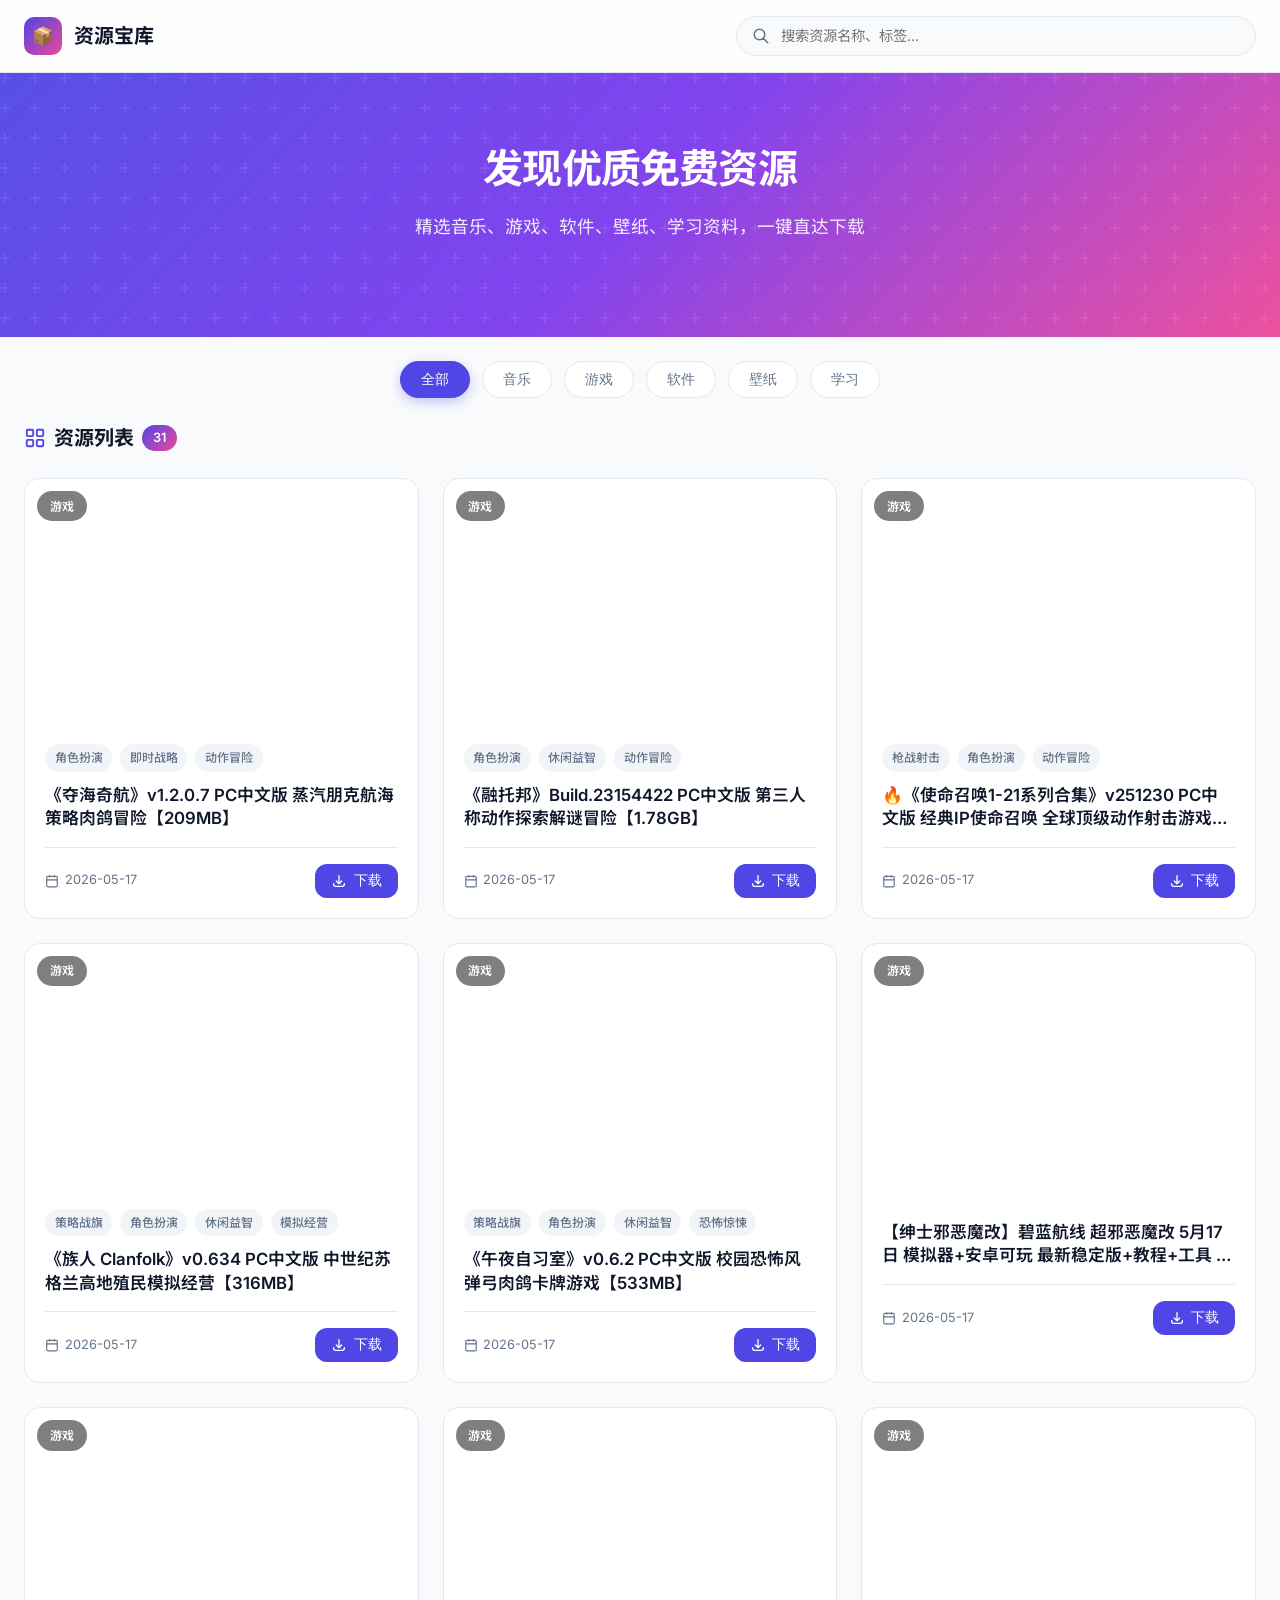
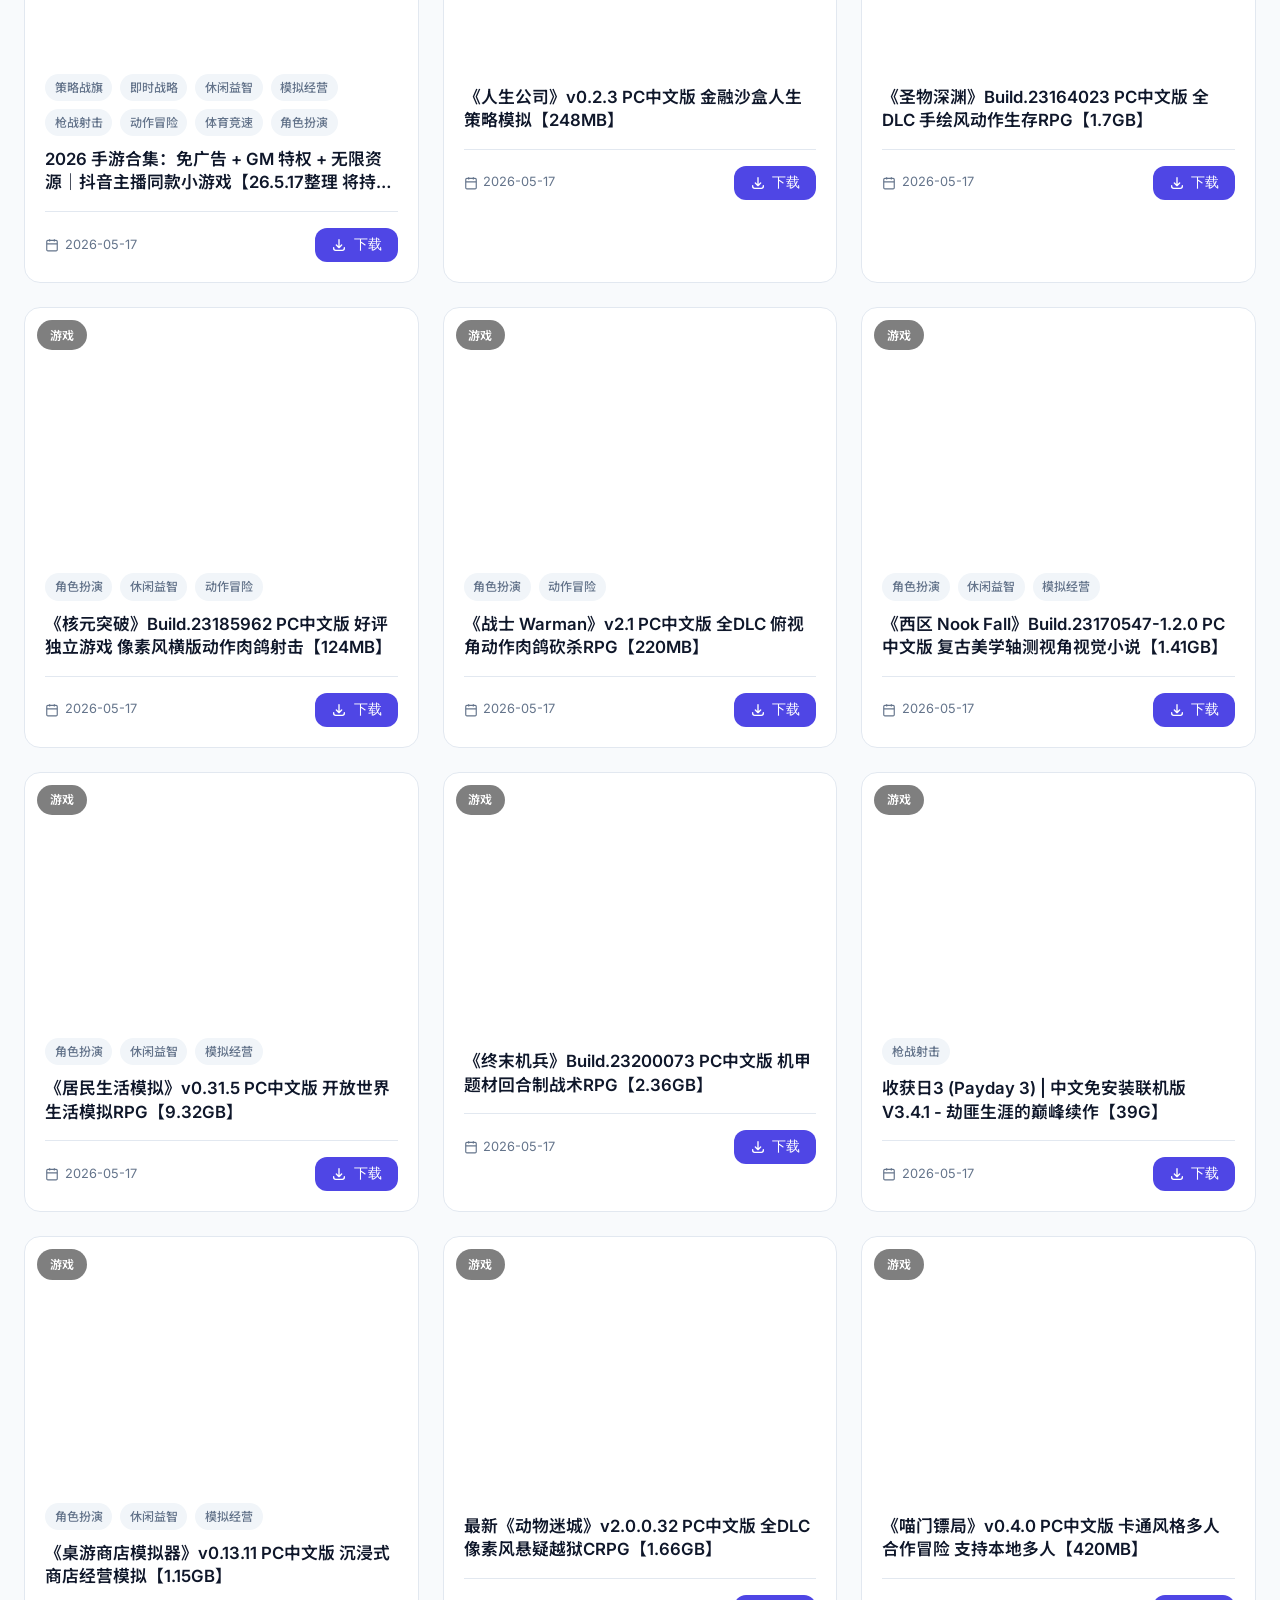
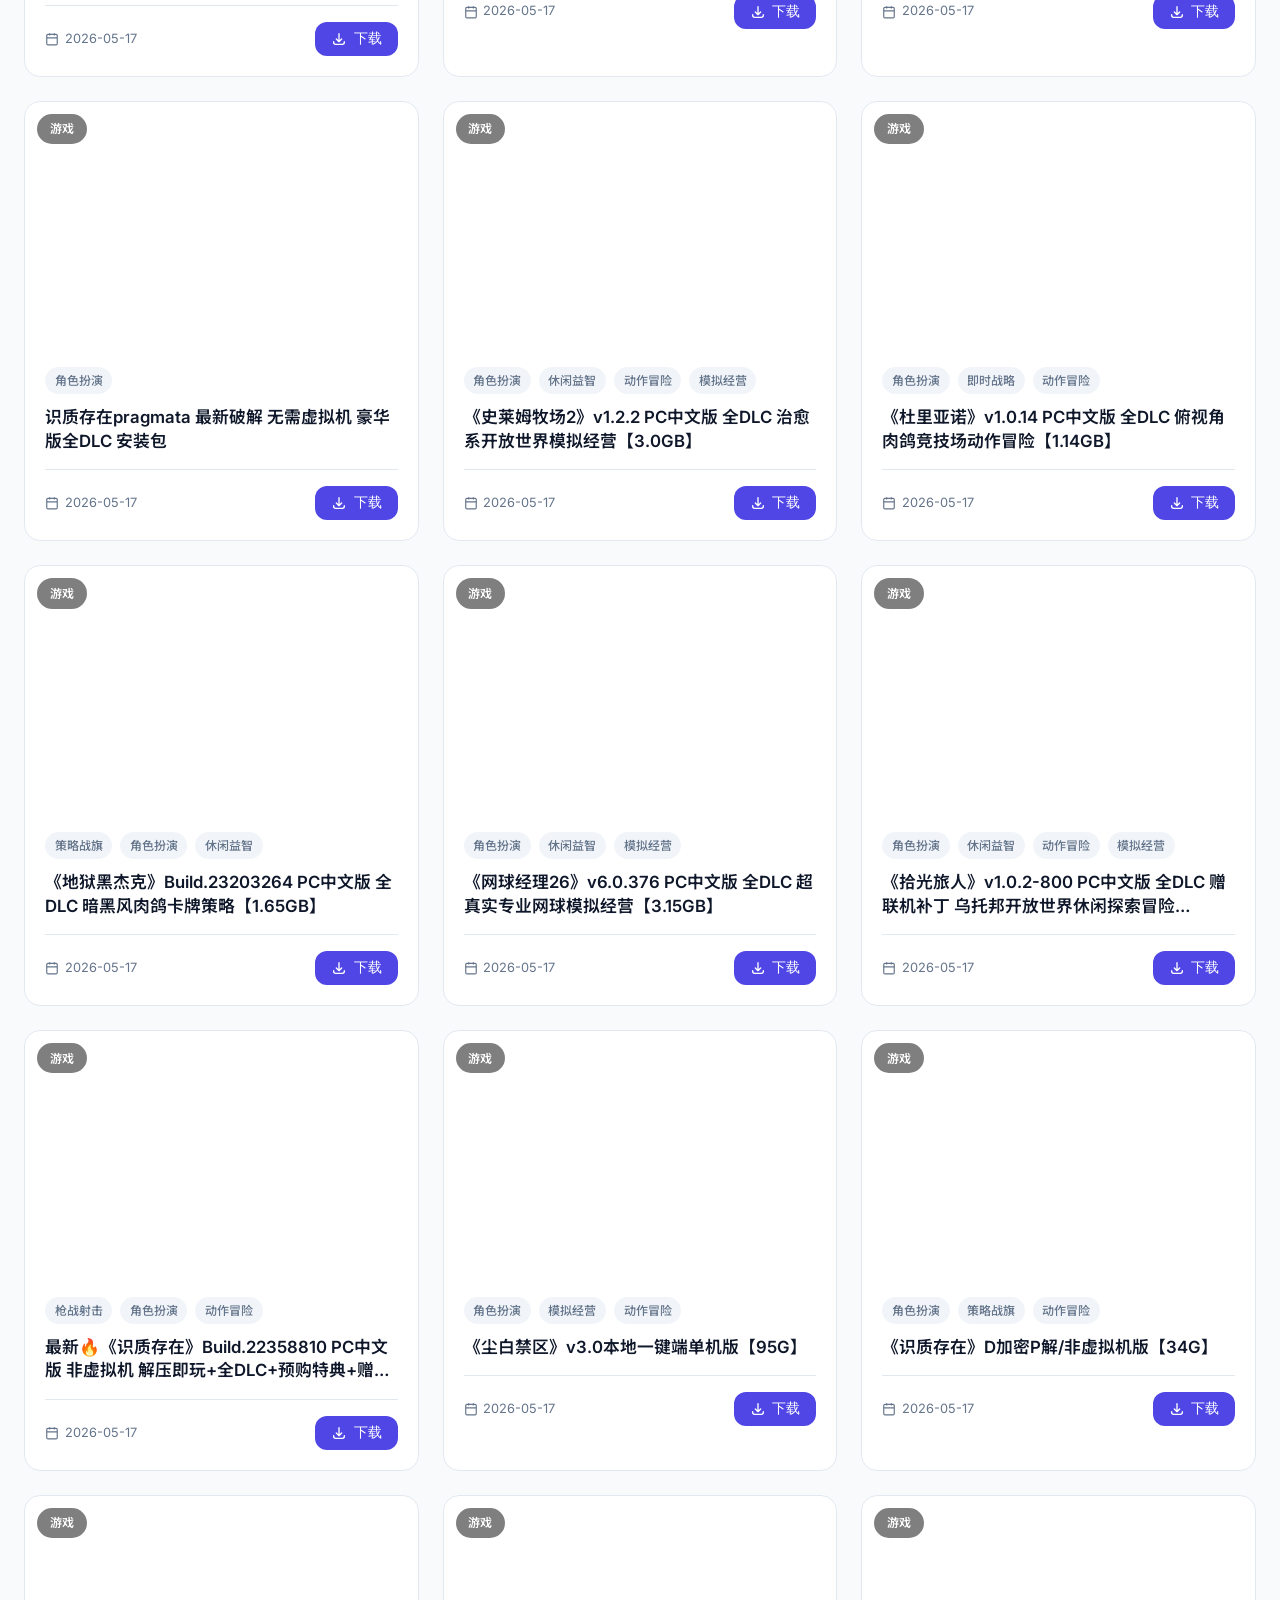
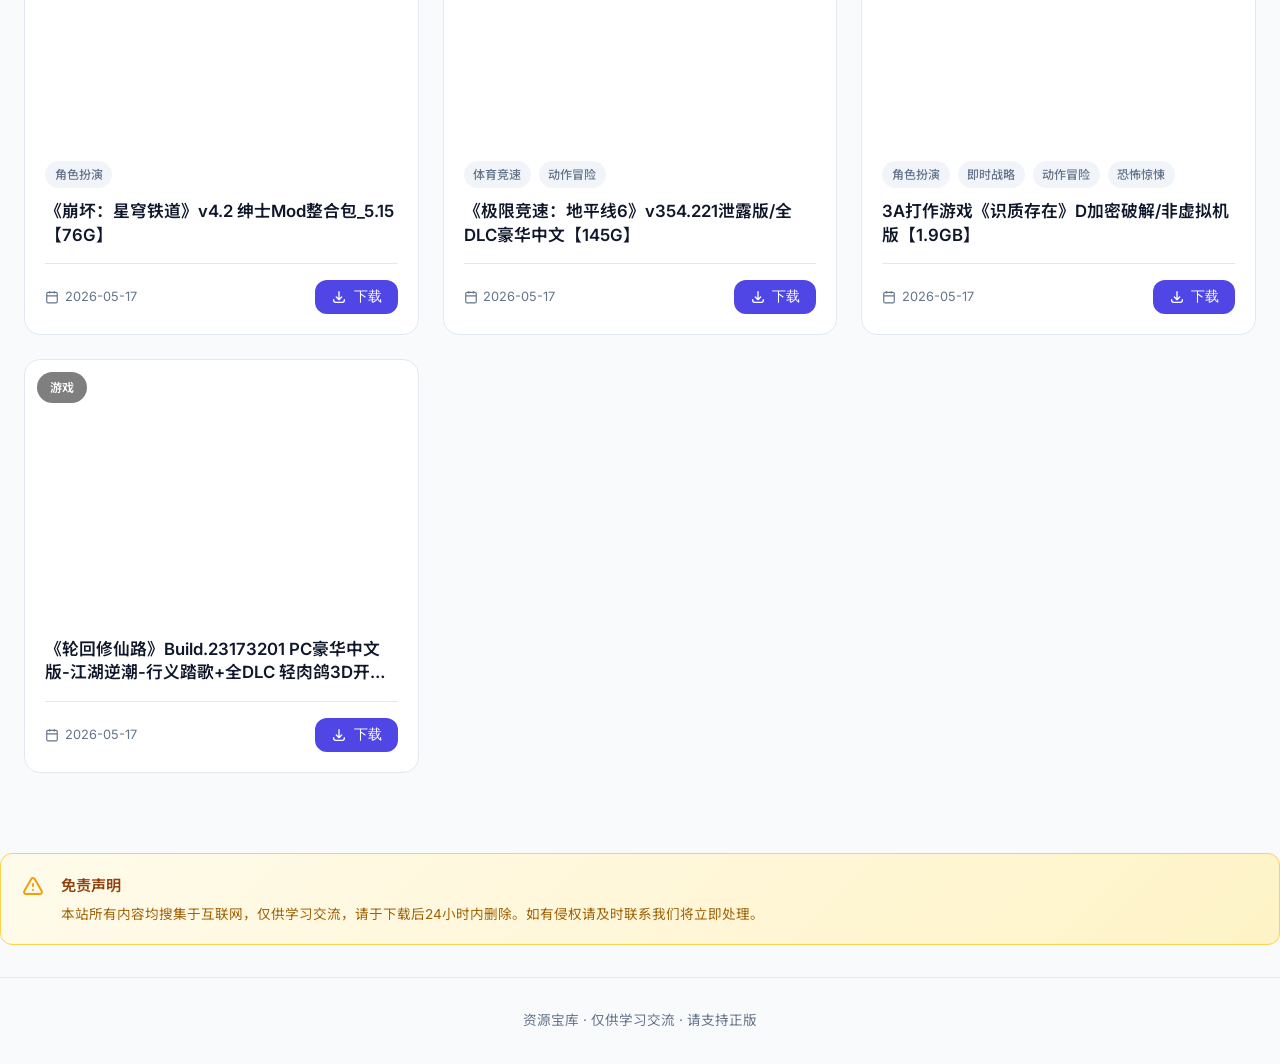
<file: index.html>
<!DOCTYPE html>
<html lang="zh-CN">
<head>
  <meta charset="UTF-8">
  <meta name="viewport" content="width=device-width, initial-scale=1.0">
  <title>资源宝库 - 免费优质资源分享</title>
  <link rel="stylesheet" href="css/style.css">
</head>
<body>
  <!-- 导航（已移除管理按钮） -->
  <nav class="navbar">
    <div class="navbar-inner">
      <a href="index.html" class="brand">
        <div class="brand-icon">📦</div>
        <span>资源宝库</span>
      </a>
      <!-- 搜索框自动占满右侧空间 -->
      <div class="search-wrap" style="max-width: 520px; margin-left: auto;">
        <svg xmlns="http://www.w3.org/2000/svg" fill="none" viewBox="0 0 24 24" stroke="currentColor" stroke-width="2">
          <path stroke-linecap="round" stroke-linejoin="round" d="M21 21l-6-6m2-5a7 7 0 11-14 0 7 7 0 0114 0z" />
        </svg>
        <input type="text" id="searchInput" placeholder="搜索资源名称、标签..." autocomplete="off">
      </div>
    </div>
  </nav>

  <!-- Hero -->
  <section class="hero">
    <div class="hero-content">
      <h1>发现优质免费资源</h1>
      <p>精选音乐、游戏、软件、壁纸、学习资料，一键直达下载</p>
    </div>
  </section>

  <!-- 分类 -->
  <section class="categories">
    <div class="category-list" id="categoryList"></div>
  </section>

  <!-- 主内容 -->
  <main class="main">
    <div class="section-header">
      <h2 class="section-title">
        <svg width="22" height="22" viewBox="0 0 24 24" fill="none" stroke="var(--primary)" stroke-width="2">
          <rect x="3" y="3" width="7" height="7" rx="1"/>
          <rect x="14" y="3" width="7" height="7" rx="1"/>
          <rect x="3" y="14" width="7" height="7" rx="1"/>
          <rect x="14" y="14" width="7" height="7" rx="1"/>
        </svg>
        资源列表
        <span class="badge" id="countBadge">0</span>
      </h2>
    </div>
    
    <div class="resource-grid" id="resourceGrid"></div>
    
    <div class="empty-state" id="emptyState" style="display: none;">
      <svg xmlns="http://www.w3.org/2000/svg" fill="none" viewBox="0 0 24 24" stroke="currentColor">
        <path stroke-linecap="round" stroke-linejoin="round" stroke-width="1" d="M9.172 16.172a4 4 0 015.656 0M9 10h.01M15 10h.01M21 12a9 9 0 11-18 0 9 9 0 0118 0z" />
      </svg>
      <h3>未找到相关资源</h3>
      <p>尝试更换关键词或切换分类</p>
    </div>
  </main>

  <!-- 免责声明 -->
  <div class="disclaimer">
    <svg class="disclaimer-icon" xmlns="http://www.w3.org/2000/svg" fill="none" viewBox="0 0 24 24" stroke="currentColor" stroke-width="2">
      <path stroke-linecap="round" stroke-linejoin="round" d="M12 9v2m0 4h.01m-6.938 4h13.856c1.54 0 2.502-1.667 1.732-3L13.732 4c-.77-1.333-2.694-1.333-3.464 0L3.34 16c-.77 1.333.192 3 1.732 3z" />
    </svg>
    <div class="disclaimer-content">
      <h4>免责声明</h4>
      <p>本站所有内容均搜集于互联网，仅供学习交流，请于下载后24小时内删除。如有侵权请及时联系我们将立即处理。</p>
    </div>
  </div>

  <!-- Footer -->
  <footer class="footer">
    <p>资源宝库 · 仅供学习交流 · 请支持正版</p>
  </footer>

  <!-- 下载确认模态框 -->
  <div class="modal-overlay" id="disclaimerModal">
    <div class="modal">
      <div class="modal-header">
        <span class="modal-title">⚠️ 下载确认</span>
        <button class="modal-close" onclick="closeModal()">✕</button>
      </div>
      <div class="modal-body">
        <div class="disclaimer" style="margin:0;">
          <svg class="disclaimer-icon" xmlns="http://www.w3.org/2000/svg" fill="none" viewBox="0 0 24 24" stroke="currentColor" stroke-width="2">
            <path stroke-linecap="round" stroke-linejoin="round" d="M12 9v2m0 4h.01m-6.938 4h13.856c1.54 0 2.502-1.667 1.732-3L13.732 4c-.77-1.333-2.694-1.333-3.464 0L3.34 16c-.77 1.333.192 3 1.732 3z" />
          </svg>
          <div class="disclaimer-content">
            <h4>免责声明</h4>
            <p>本站所有内容均搜集于互联网，仅供学习交流，请于下载后24小时内删除。如有侵权请及时联系我们将立即处理。</p>
          </div>
        </div>
        <label style="display:flex;align-items:center;gap:0.5rem;margin-top:1rem;font-size:0.9rem;color:var(--text-secondary);cursor:pointer;">
          <input type="checkbox" id="agreeCheck">
          我已阅读并同意上述声明
        </label>
        <label style="display:flex;align-items:center;gap:0.5rem;margin-top:0.5rem;font-size:0.85rem;color:var(--text-secondary);cursor:pointer;">
          <input type="checkbox" id="rememberCheck">
          不再提示（24小时内）
        </label>
      </div>
      <div class="modal-footer">
        <button class="btn btn-secondary" onclick="closeModal()">取消</button>
        <button class="btn btn-primary" id="confirmDownloadBtn">确认下载</button>
      </div>
    </div>
  </div>

  <script src="js/data.js"></script>
  <script>
    const categories = ['全部', '音乐', '游戏', '软件', '壁纸', '学习'];
    let currentCategory = '全部';
    let searchQuery = '';
    let pendingLink = null;
    
    const categoryList = document.getElementById('categoryList');
    const resourceGrid = document.getElementById('resourceGrid');
    const emptyState = document.getElementById('emptyState');
    const countBadge = document.getElementById('countBadge');
    const searchInput = document.getElementById('searchInput');
    const modal = document.getElementById('disclaimerModal');
    const agreeCheck = document.getElementById('agreeCheck');
    const rememberCheck = document.getElementById('rememberCheck');
    const confirmBtn = document.getElementById('confirmDownloadBtn');
    
    // 渲染分类
    function renderCategories() {
      categoryList.innerHTML = categories.map(cat => `
        <button class="category-chip ${cat === currentCategory ? 'active' : ''}" 
                onclick="setCategory('${cat}')">${cat}</button>
      `).join('');
    }
    
    function setCategory(cat) {
      currentCategory = cat;
      renderCategories();
      filterAndRender();
    }
    
    // 过滤与渲染
    function filterAndRender() {
      let filtered = RESOURCES_DATA.filter(item => {
        const matchCat = currentCategory === '全部' || item.category === currentCategory;
        const q = searchQuery.toLowerCase().trim();
        const matchSearch = !q || 
          item.title.toLowerCase().includes(q) ||
          item.tags.some(t => t.toLowerCase().includes(q));
        return matchCat && matchSearch;
      });
      
      filtered.sort((a, b) => new Date(b.date) - new Date(a.date));
      countBadge.textContent = filtered.length;
      
      if (filtered.length === 0) {
        resourceGrid.style.display = 'none';
        emptyState.style.display = 'block';
        return;
      }
      
      resourceGrid.style.display = 'grid';
      emptyState.style.display = 'none';
      
      resourceGrid.innerHTML = filtered.map((item, i) => `
        <div class="card" style="animation-delay: ${i * 0.06}s">
          <div class="card-image-wrap">
            <img src="${item.thumbnail}" alt="${escapeHtml(item.title)}" class="card-image" loading="lazy" 
                 onerror="this.src='https://via.placeholder.com/600x400?text=No+Image'">
            <span class="card-category-badge">${item.category}</span>
          </div>
          <div class="card-body">
            <div class="card-tags">
              ${item.tags.map(t => `<span class="tag">${escapeHtml(t)}</span>`).join('')}
            </div>
            <h3 class="card-title">${escapeHtml(item.title)}</h3>
            <div class="card-meta">
              <span class="card-date">
                <svg width="14" height="14" viewBox="0 0 24 24" fill="none" stroke="currentColor" stroke-width="2" style="display:inline;vertical-align:text-bottom;">
                  <rect x="3" y="4" width="18" height="18" rx="2" ry="2"/>
                  <line x1="16" y1="2" x2="16" y2="6"/>
                  <line x1="8" y1="2" x2="8" y2="6"/>
                  <line x1="3" y1="10" x2="21" y2="10"/>
                </svg>
                ${item.date}
              </span>
              <button class="btn-download" onclick="handleDownload('${item.link}', event)">
                <svg width="16" height="16" viewBox="0 0 24 24" fill="none" stroke="currentColor" stroke-width="2">
                  <path stroke-linecap="round" stroke-linejoin="round" d="M4 16v1a3 3 0 003 3h10a3 3 0 003-3v-1m-4-4l-4 4m0 0l-4-4m4 4V4" />
                </svg>
                下载
              </button>
            </div>
          </div>
        </div>
      `).join('');
    }
    
    function escapeHtml(text) {
      const div = document.createElement('div');
      div.textContent = text;
      return div.innerHTML;
    }
    
    // 下载处理
    function handleDownload(link, e) {
      e.stopPropagation();
      pendingLink = link;
      
      const agreed = localStorage.getItem('disclaimer_agreed');
      const expiry = localStorage.getItem('disclaimer_expiry');
      
      if (agreed === 'true' && expiry && Date.now() < parseInt(expiry)) {
        window.open(link, '_blank');
        return;
      }
      
      agreeCheck.checked = false;
      rememberCheck.checked = false;
      modal.classList.add('active');
    }
    
    confirmBtn.onclick = () => {
      if (!agreeCheck.checked) {
        alert('请先勾选"我已阅读并同意上述声明"');
        return;
      }
      if (rememberCheck.checked) {
        localStorage.setItem('disclaimer_agreed', 'true');
        localStorage.setItem('disclaimer_expiry', Date.now() + 24 * 60 * 60 * 1000);
      }
      closeModal();
      if (pendingLink) window.open(pendingLink, '_blank');
    };
    
    function closeModal() {
      modal.classList.remove('active');
      pendingLink = null;
    }
    
    modal.onclick = (e) => {
      if (e.target === modal) closeModal();
    };
    
    // 搜索
    searchInput.addEventListener('input', (e) => {
      searchQuery = e.target.value;
      filterAndRender();
    });
    
    // 初始化
    renderCategories();
    filterAndRender();
  </script>
</body>
</html>
</file>
<file: css/style.css>
@import url('https://fonts.googleapis.com/css2?family=Inter:wght@300;400;500;600;700&family=Noto+Sans+SC:wght@300;400;500;700&display=swap');

:root {
  --primary: #4f46e5;
  --primary-dark: #4338ca;
  --primary-light: #818cf8;
  --secondary: #ec4899;
  --bg: #f8fafc;
  --surface: #ffffff;
  --text: #0f172a;
  --text-secondary: #64748b;
  --border: #e2e8f0;
  --success: #10b981;
  --danger: #ef4444;
  --warning: #f59e0b;
  --radius: 16px;
  --radius-sm: 12px;
  --shadow: 0 1px 3px 0 rgb(0 0 0 / 0.1), 0 1px 2px -1px rgb(0 0 0 / 0.1);
  --shadow-lg: 0 20px 25px -5px rgb(0 0 0 / 0.1), 0 8px 10px -6px rgb(0 0 0 / 0.1);
  --shadow-md: 0 4px 6px -1px rgb(0 0 0 / 0.1);
}

* {
  margin: 0;
  padding: 0;
  box-sizing: border-box;
}

html {
  scroll-behavior: smooth;
}

body {
  font-family: 'Inter', 'Noto Sans SC', -apple-system, BlinkMacSystemFont, sans-serif;
  background: var(--bg);
  color: var(--text);
  line-height: 1.6;
  -webkit-font-smoothing: antialiased;
}

/* ===== 导航栏 ===== */
.navbar {
  position: sticky;
  top: 0;
  z-index: 50;
  background: rgba(255, 255, 255, 0.8);
  backdrop-filter: blur(12px);
  border-bottom: 1px solid var(--border);
}

.navbar-inner {
  max-width: 1280px;
  margin: 0 auto;
  padding: 1rem 1.5rem;
  display: flex;
  align-items: center;
  justify-content: space-between;
  gap: 1rem;
}

.brand {
  display: flex;
  align-items: center;
  gap: 0.75rem;
  text-decoration: none;
  color: var(--text);
  font-weight: 700;
  font-size: 1.25rem;
  flex-shrink: 0;
}

.brand-icon {
  width: 38px;
  height: 38px;
  background: linear-gradient(135deg, var(--primary), var(--secondary));
  border-radius: 10px;
  display: flex;
  align-items: center;
  justify-content: center;
  color: white;
  font-size: 1.1rem;
}

.search-wrap {
  position: relative;
  flex: 1;
  max-width: 480px;
}

.search-wrap svg {
  position: absolute;
  left: 1rem;
  top: 50%;
  transform: translateY(-50%);
  color: var(--text-secondary);
  width: 18px;
  height: 18px;
  pointer-events: none;
}

.search-wrap input {
  width: 100%;
  padding: 0.65rem 1rem 0.65rem 2.75rem;
  border: 1px solid var(--border);
  border-radius: 9999px;
  background: var(--bg);
  font-size: 0.9rem;
  transition: all 0.2s;
  outline: none;
  font-family: inherit;
}

.search-wrap input:focus {
  border-color: var(--primary);
  box-shadow: 0 0 0 3px rgba(79, 70, 229, 0.12);
}

.nav-actions {
  display: flex;
  gap: 0.75rem;
  align-items: center;
}

.btn {
  display: inline-flex;
  align-items: center;
  gap: 0.4rem;
  padding: 0.6rem 1.2rem;
  border-radius: var(--radius-sm);
  font-size: 0.9rem;
  font-weight: 500;
  text-decoration: none;
  border: none;
  cursor: pointer;
  transition: all 0.2s;
  font-family: inherit;
}

.btn-primary {
  background: var(--primary);
  color: white;
}

.btn-primary:hover {
  background: var(--primary-dark);
  transform: translateY(-1px);
  box-shadow: var(--shadow-md);
}

.btn-secondary {
  background: var(--bg);
  color: var(--text-secondary);
  border: 1px solid var(--border);
}

.btn-secondary:hover {
  border-color: var(--primary);
  color: var(--primary);
}

/* ===== Hero ===== */
.hero {
  position: relative;
  padding: 4rem 1.5rem;
  text-align: center;
  overflow: hidden;
}

.hero::before {
  content: '';
  position: absolute;
  inset: 0;
  background: linear-gradient(135deg, #4f46e5 0%, #7c3aed 50%, #ec4899 100%);
  opacity: 0.95;
}

.hero::after {
  content: '';
  position: absolute;
  inset: 0;
  background: url("data:image/svg+xml,%3Csvg width='60' height='60' viewBox='0 0 60 60' xmlns='http://www.w3.org/2000/svg'%3E%3Cg fill='none' fill-rule='evenodd'%3E%3Cg fill='%23ffffff' fill-opacity='0.08'%3E%3Cpath d='M36 34v-4h-2v4h-4v2h4v4h2v-4h4v-2h-4zm0-30V0h-2v4h-4v2h4v4h2V6h4V4h-4zM6 34v-4H4v4H0v2h4v4h2v-4h4v-2H6zM6 4V0H4v4H0v2h4v4h2V6h4V4H6z'/%3E%3C/g%3E%3C/g%3E%3C/svg%3E");
}

.hero-content {
  position: relative;
  z-index: 1;
  max-width: 700px;
  margin: 0 auto;
  color: white;
}

.hero h1 {
  font-size: 2.5rem;
  font-weight: 700;
  margin-bottom: 0.75rem;
  letter-spacing: -0.02em;
}

.hero p {
  font-size: 1.1rem;
  opacity: 0.9;
  margin-bottom: 2rem;
}

/* ===== 分类筛选 ===== */
.categories {
  max-width: 1280px;
  margin: 0 auto;
  padding: 1.5rem;
}

.category-list {
  display: flex;
  gap: 0.75rem;
  flex-wrap: wrap;
  justify-content: center;
}

.category-chip {
  padding: 0.5rem 1.25rem;
  border: 1px solid var(--border);
  background: var(--surface);
  border-radius: 9999px;
  cursor: pointer;
  font-size: 0.9rem;
  font-weight: 500;
  color: var(--text-secondary);
  transition: all 0.2s;
  white-space: nowrap;
  user-select: none;
}

.category-chip:hover {
  border-color: var(--primary-light);
  color: var(--primary);
  transform: translateY(-1px);
}

.category-chip.active {
  background: var(--primary);
  color: white;
  border-color: var(--primary);
  box-shadow: 0 4px 12px rgba(79, 70, 229, 0.3);
}

/* ===== 主内容区 ===== */
.main {
  max-width: 1280px;
  margin: 0 auto;
  padding: 0 1.5rem 3rem;
}

.section-header {
  display: flex;
  align-items: center;
  justify-content: space-between;
  margin-bottom: 1.5rem;
  flex-wrap: wrap;
  gap: 1rem;
}

.section-title {
  font-size: 1.25rem;
  font-weight: 700;
  display: flex;
  align-items: center;
  gap: 0.5rem;
}

.badge {
  background: linear-gradient(135deg, var(--primary), var(--secondary));
  color: white;
  padding: 0.2rem 0.7rem;
  border-radius: 9999px;
  font-size: 0.8rem;
  font-weight: 600;
}

/* ===== 资源网格 ===== */
.resource-grid {
  display: grid;
  grid-template-columns: repeat(auto-fill, minmax(300px, 1fr));
  gap: 1.5rem;
}

/* ===== 卡片 ===== */
.card {
  background: var(--surface);
  border-radius: var(--radius);
  overflow: hidden;
  border: 1px solid var(--border);
  transition: all 0.35s cubic-bezier(0.4, 0, 0.2, 1);
  cursor: pointer;
  position: relative;
}

.card:hover {
  transform: translateY(-6px) scale(1.01);
  box-shadow: var(--shadow-lg);
  border-color: transparent;
}

.card-image-wrap {
  position: relative;
  overflow: hidden;
  aspect-ratio: 16 / 10;
}

.card-image {
  width: 100%;
  height: 100%;
  object-fit: cover;
  transition: transform 0.5s;
}

.card:hover .card-image {
  transform: scale(1.08);
}

.card-category-badge {
  position: absolute;
  top: 0.75rem;
  left: 0.75rem;
  padding: 0.35rem 0.8rem;
  border-radius: 9999px;
  font-size: 0.75rem;
  font-weight: 600;
  color: white;
  background: rgba(0,0,0,0.5);
  backdrop-filter: blur(4px);
  z-index: 2;
}

.card-body {
  padding: 1.25rem;
}

.card-tags {
  display: flex;
  gap: 0.5rem;
  margin-bottom: 0.75rem;
  flex-wrap: wrap;
}

.tag {
  font-size: 0.75rem;
  padding: 0.25rem 0.6rem;
  border-radius: 9999px;
  background: #f1f5f9;
  color: var(--text-secondary);
  font-weight: 500;
}

.card-title {
  font-size: 1.05rem;
  font-weight: 600;
  line-height: 1.4;
  display: -webkit-box;
  -webkit-line-clamp: 2;
  -webkit-box-orient: vertical;
  overflow: hidden;
  margin-bottom: 0.5rem;
}

.card-meta {
  display: flex;
  align-items: center;
  justify-content: space-between;
  margin-top: 1rem;
  padding-top: 1rem;
  border-top: 1px solid var(--border);
}

.card-date {
  font-size: 0.8rem;
  color: var(--text-secondary);
  display: flex;
  align-items: center;
  gap: 0.35rem;
}

.btn-download {
  display: inline-flex;
  align-items: center;
  gap: 0.4rem;
  padding: 0.5rem 1rem;
  background: var(--primary);
  color: white;
  text-decoration: none;
  border-radius: var(--radius-sm);
  font-size: 0.85rem;
  font-weight: 500;
  transition: all 0.2s;
  border: none;
  cursor: pointer;
}

.btn-download:hover {
  background: var(--primary-dark);
  transform: scale(1.05);
  box-shadow: 0 4px 12px rgba(79, 70, 229, 0.3);
}

/* ===== 免责声明 ===== */
.disclaimer {
  background: linear-gradient(135deg, #fffbeb, #fef3c7);
  border: 1px solid #fcd34d;
  border-radius: var(--radius-sm);
  padding: 1.25rem;
  margin: 2rem 1.5rem;
  max-width: 1280px;
  margin-left: auto;
  margin-right: auto;
  display: flex;
  gap: 1rem;
  align-items: flex-start;
}

.disclaimer-icon {
  width: 24px;
  height: 24px;
  color: var(--warning);
  flex-shrink: 0;
  margin-top: 0.1rem;
}

.disclaimer-content h4 {
  font-size: 0.95rem;
  font-weight: 600;
  color: #92400e;
  margin-bottom: 0.35rem;
}

.disclaimer-content p {
  font-size: 0.85rem;
  color: #a16207;
  line-height: 1.5;
}

/* ===== Footer ===== */
.footer {
  text-align: center;
  padding: 2rem 1.5rem;
  color: var(--text-secondary);
  font-size: 0.85rem;
  border-top: 1px solid var(--border);
  margin-top: 1rem;
}

/* ===== 空状态 ===== */
.empty-state {
  text-align: center;
  padding: 5rem 1rem;
  color: var(--text-secondary);
  grid-column: 1 / -1;
}

.empty-state svg {
  width: 80px;
  height: 80px;
  margin-bottom: 1.5rem;
  opacity: 0.25;
}

/* ===== 模态框 ===== */
.modal-overlay {
  position: fixed;
  inset: 0;
  background: rgba(15, 23, 42, 0.6);
  backdrop-filter: blur(4px);
  z-index: 100;
  display: flex;
  align-items: center;
  justify-content: center;
  padding: 1rem;
  opacity: 0;
  visibility: hidden;
  transition: all 0.3s;
}

.modal-overlay.active {
  opacity: 1;
  visibility: visible;
}

.modal {
  background: var(--surface);
  border-radius: var(--radius);
  width: 100%;
  max-width: 560px;
  max-height: 90vh;
  overflow-y: auto;
  box-shadow: var(--shadow-lg);
  transform: scale(0.95) translateY(10px);
  transition: all 0.3s;
}

.modal-overlay.active .modal {
  transform: scale(1) translateY(0);
}

.modal-header {
  padding: 1.25rem 1.5rem;
  border-bottom: 1px solid var(--border);
  display: flex;
  align-items: center;
  justify-content: space-between;
}

.modal-title {
  font-size: 1.15rem;
  font-weight: 600;
}

.modal-close {
  width: 32px;
  height: 32px;
  border-radius: 8px;
  border: none;
  background: var(--bg);
  color: var(--text-secondary);
  cursor: pointer;
  display: flex;
  align-items: center;
  justify-content: center;
  transition: all 0.2s;
}

.modal-close:hover {
  background: var(--border);
  color: var(--text);
}

.modal-body {
  padding: 1.5rem;
}

.modal-footer {
  padding: 1rem 1.5rem;
  border-top: 1px solid var(--border);
  display: flex;
  justify-content: flex-end;
  gap: 0.75rem;
}

/* ===== 表单 ===== */
.form-group {
  margin-bottom: 1.25rem;
}

.form-label {
  display: block;
  font-size: 0.85rem;
  font-weight: 500;
  color: var(--text);
  margin-bottom: 0.5rem;
}

.form-input,
.form-select,
.form-textarea {
  width: 100%;
  padding: 0.65rem 0.9rem;
  border: 1px solid var(--border);
  border-radius: 10px;
  background: var(--bg);
  font-size: 0.9rem;
  font-family: inherit;
  color: var(--text);
  outline: none;
  transition: all 0.2s;
}

.form-input:focus,
.form-select:focus,
.form-textarea:focus {
  border-color: var(--primary);
  box-shadow: 0 0 0 3px rgba(79, 70, 229, 0.1);
}

.form-textarea {
  resize: vertical;
  min-height: 80px;
}

.form-hint {
  font-size: 0.8rem;
  color: var(--text-secondary);
  margin-top: 0.35rem;
}

/* ===== Admin 专用 ===== */
.admin-stats {
  max-width: 1280px;
  margin: 0 auto;
  padding: 1.5rem;
  display: grid;
  grid-template-columns: repeat(auto-fit, minmax(200px, 1fr));
  gap: 1rem;
}

.stat-card {
  background: var(--surface);
  border: 1px solid var(--border);
  border-radius: var(--radius-sm);
  padding: 1.25rem;
  transition: all 0.2s;
}

.stat-card:hover {
  box-shadow: var(--shadow-md);
  border-color: var(--primary-light);
}

.stat-value {
  font-size: 1.75rem;
  font-weight: 700;
  background: linear-gradient(135deg, var(--primary), var(--secondary));
  -webkit-background-clip: text;
  -webkit-text-fill-color: transparent;
  margin-bottom: 0.25rem;
}

.stat-label {
  font-size: 0.85rem;
  color: var(--text-secondary);
}

.admin-toolbar {
  max-width: 1280px;
  margin: 0 auto;
  padding: 0 1.5rem 1.5rem;
  display: flex;
  gap: 1rem;
  flex-wrap: wrap;
}

.admin-table-wrap {
  max-width: 1280px;
  margin: 0 auto;
  padding: 0 1.5rem 3rem;
  overflow-x: auto;
}

.admin-table {
  width: 100%;
  border-collapse: separate;
  border-spacing: 0;
  background: var(--surface);
  border-radius: var(--radius-sm);
  border: 1px solid var(--border);
  overflow: hidden;
}

.admin-table th,
.admin-table td {
  padding: 1rem 1.25rem;
  text-align: left;
  font-size: 0.9rem;
  border-bottom: 1px solid var(--border);
}

.admin-table th {
  background: var(--bg);
  font-weight: 600;
  color: var(--text-secondary);
  font-size: 0.8rem;
  text-transform: uppercase;
  letter-spacing: 0.05em;
}

.admin-table tr:last-child td {
  border-bottom: none;
}

.admin-table tr:hover td {
  background: #f8fafc;
}

.table-thumb {
  width: 60px;
  height: 40px;
  border-radius: 6px;
  object-fit: cover;
  background: var(--bg);
}

.table-actions {
  display: flex;
  gap: 0.5rem;
}

.btn-icon {
  width: 32px;
  height: 32px;
  border-radius: 8px;
  border: none;
  cursor: pointer;
  display: inline-flex;
  align-items: center;
  justify-content: center;
  transition: all 0.2s;
  background: transparent;
  color: var(--text-secondary);
}

.btn-icon:hover {
  background: var(--bg);
  color: var(--primary);
}

.btn-icon.danger:hover {
  color: var(--danger);
  background: #fef2f2;
}

.export-area {
  background: #1e1e2e;
  color: #a6accd;
  border-radius: var(--radius-sm);
  padding: 1rem;
  font-family: 'Fira Code', 'Consolas', monospace;
  font-size: 0.85rem;
  line-height: 1.6;
  overflow-x: auto;
  white-space: pre-wrap;
  word-break: break-all;
  max-height: 400px;
  overflow-y: auto;
}

/* ===== 动画 ===== */
@keyframes fadeInUp {
  from {
    opacity: 0;
    transform: translateY(20px);
  }
  to {
    opacity: 1;
    transform: translateY(0);
  }
}

.card {
  animation: fadeInUp 0.5s ease-out forwards;
  opacity: 0;
}

/* ===== 响应式 ===== */
@media (max-width: 768px) {
  .navbar-inner {
    flex-wrap: wrap;
  }

  .search-wrap {
    order: 3;
    max-width: 100%;
    width: 100%;
  }

  .hero h1 {
    font-size: 1.75rem;
  }

  .resource-grid {
    grid-template-columns: 1fr;
  }

  .admin-table-wrap {
    padding: 0 1rem;
  }

  .admin-table th,
  .admin-table td {
    padding: 0.75rem;
    font-size: 0.85rem;
  }

  .disclaimer {
    margin: 1.5rem 1rem;
    flex-direction: column;
    gap: 0.75rem;
  }
}

/* 滚动条 */
::-webkit-scrollbar {
  width: 8px;
  height: 8px;
}

::-webkit-scrollbar-track {
  background: transparent;
}

::-webkit-scrollbar-thumb {
  background: #cbd5e1;
  border-radius: 4px;
}

::-webkit-scrollbar-thumb:hover {
  background: #94a3b8;
}
</file>
